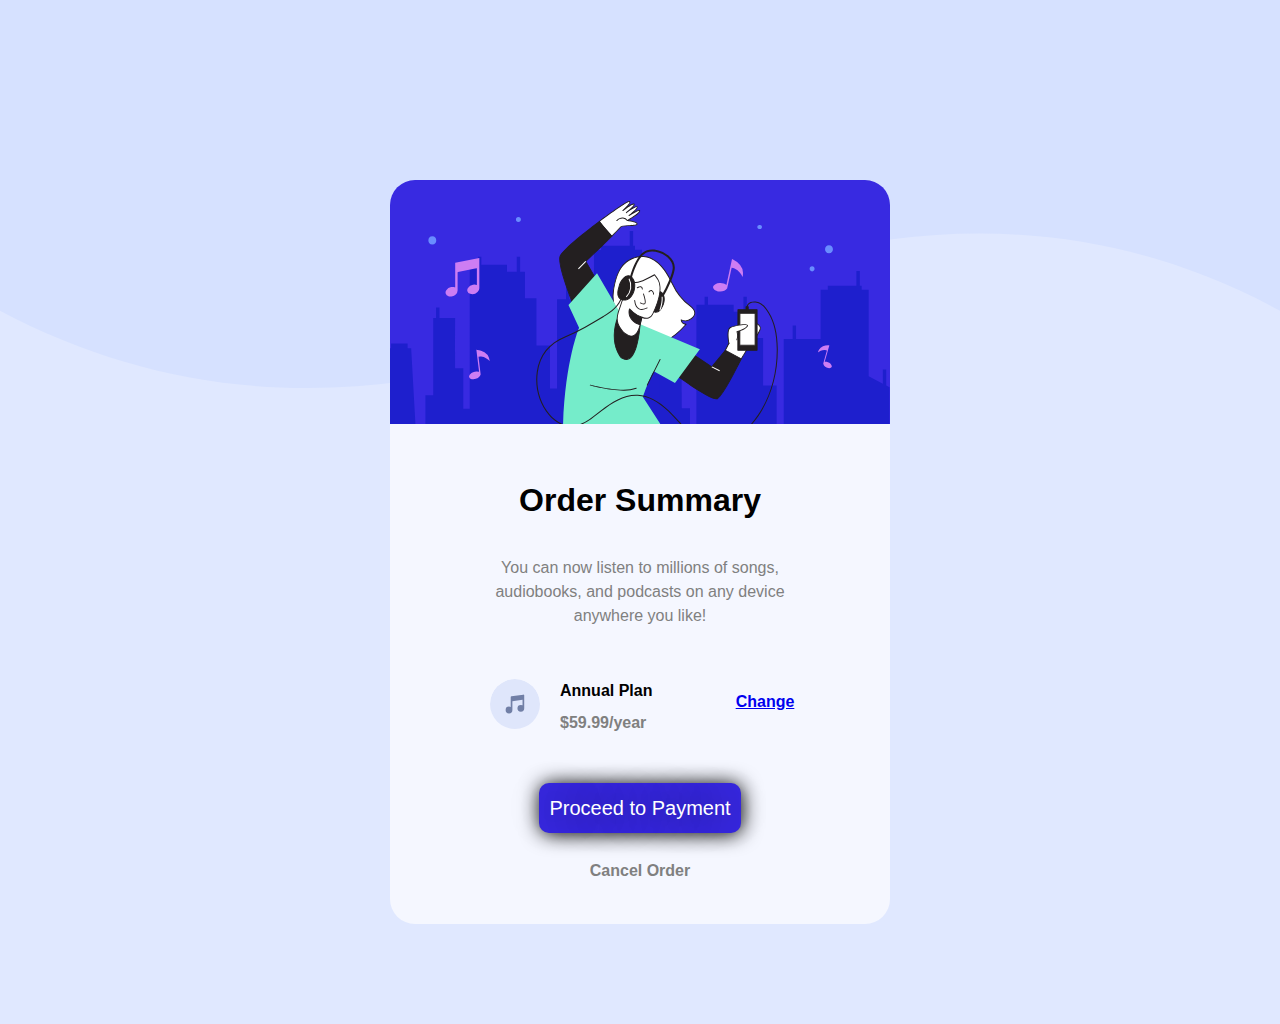
<file: index.html>
<!DOCTYPE html>
<html lang="en">

<head>
  <meta charset="UTF-8">
  <meta name="viewport" content="width=device-width, initial-scale=1.0"> <!-- displays site properly based on user's device -->

  <link rel="icon" type="image/png" sizes="32x32" href="./images/favicon-32x32.png">
  <link rel="shortcut icon" href="favico-32x32.png">
  <link rel="stylesheet" href="css/styles.css">

  <title>Frontend Mentor | Order summary card</title>

</head>

<body>

  <div class="top-container">

    <img src="images/illustration-hero.svg" alt="illustration-hero-img">

  </div>

  <div class="bottom-container">

    <h1 class="">
      <p>Order Summary</p>
    </h1>


    <p class="info">You can now listen to millions of songs, audiobooks, and podcasts on any
      device anywhere you like!</p>

    <div class="plan">

      <div class="plan-details">
        <img class="music-icon" src="images/icon-music.svg">

        <p class="annual-plan">Annual Plan

        <span class="price">$59.99/year</span>

      </p>

      </div>

      <div class="change">
        <p class="change-font"><a href="change.html">Change</a></p>
      </div>


      <div class="button">
        <p>

        <a class="BUTTON_VDC" href="payment.html">Proceed to Payment</a>

      </p>
      </div>

      <div class="canel-order">
        <p>

        <a class="cancel" href="cancel-order.html">Cancel Order </a>

      </p>
      </div>


    </div>











</body>

</html>
</file>
<file: css/styles.css>
body {
  background-image: url(../images/pattern-background-desktop.svg);
  background-color:#e0e8ff;
  background-repeat: no-repeat;
  background-size: 100%;
  font-family: "Red-Hat-Display", sans-serif;
  margin: 0;
}

.top-container {
  padding-top: 80px;
  margin: 100px auto;
  width: 500px;
  height: 144px;
}

img {
  width: 100%;
  border-radius: 25px 25px 0 0;
}

.bottom-container {
  background-color: hsl(225, 100%, 98%);
  margin: 0 auto 100px;
  position: relative;
  border-radius: 0 0 25px 25px;
  width: 500px;
  height: 500px;
}

p {
  text-align: center;
  line-height: 1.5;
}

h1 {
  padding-top: 20px;
}

.info {
  width: 60%;
  margin: auto;
  color: grey;
}

.plan-details {
  width: 350px;
  text-align: left;
  position: absolute;
  left: 0;
  top: 47%;
}

.annual-plan {
  font-weight: bold;
  text-align: left;
  line-height: 2;
}


.change {
  width: 150px;
  position: absolute;
  right: 10%;
  top: 50%;

}

.change-font {
  color: blue;
  font-weight: bold;
}

.plan {
  padding-top: 30px;
  text-align: left;
  margin: auto;
}

.price {
  text-align: left;
  color: grey;
}

.music-icon {
  height: 50px;
  width: 50px;
  float: left;
  margin-top: 20px;
  margin-right: 20px;
  margin-left: 100px;

}

.button {
  position: absolute;
  bottom: 15%;
  width: 500px;
  display: flex;
  justify-content: center;
}

.BUTTON_VDC {
   -webkit-border-radius: 10px;
   -moz-border-radius: 10px;
   border-radius: 10px;
   color: #FFFFFF;
   font-family: "Red-Hat-Display", sans-serif;
   font-size: 20px;
   font-weight: 100;
   padding: 10px;
   background-color: #3829E0;
   -webkit-box-shadow: 1px 1px 20px 0 #000000;
   -moz-box-shadow: 1px 1px 20px 0 #000000;
   box-shadow: 1px 1px 20px 0 #000000;
   text-shadow: 0 0 40px #000000;
   text-decoration: none;
   display: inline-block;
   cursor: pointer;
   text-align: center;
}

.BUTTON_VDC:hover {
   background: #1E62D0;
   border: solid #337FED 1px;
   -webkit-border-radius: 10px;
   -moz-border-radius: 10px;
   border-radius: 10px;
   text-decoration: none;
}

.canel-order{
  position: absolute;
  bottom: 5%;
  width: 500px;
  display: flex;
  justify-content: center;
  align-items: center;
}

.cancel {
  font-weight: bold;
  color: grey;
  text-decoration: none;
}
</file>
